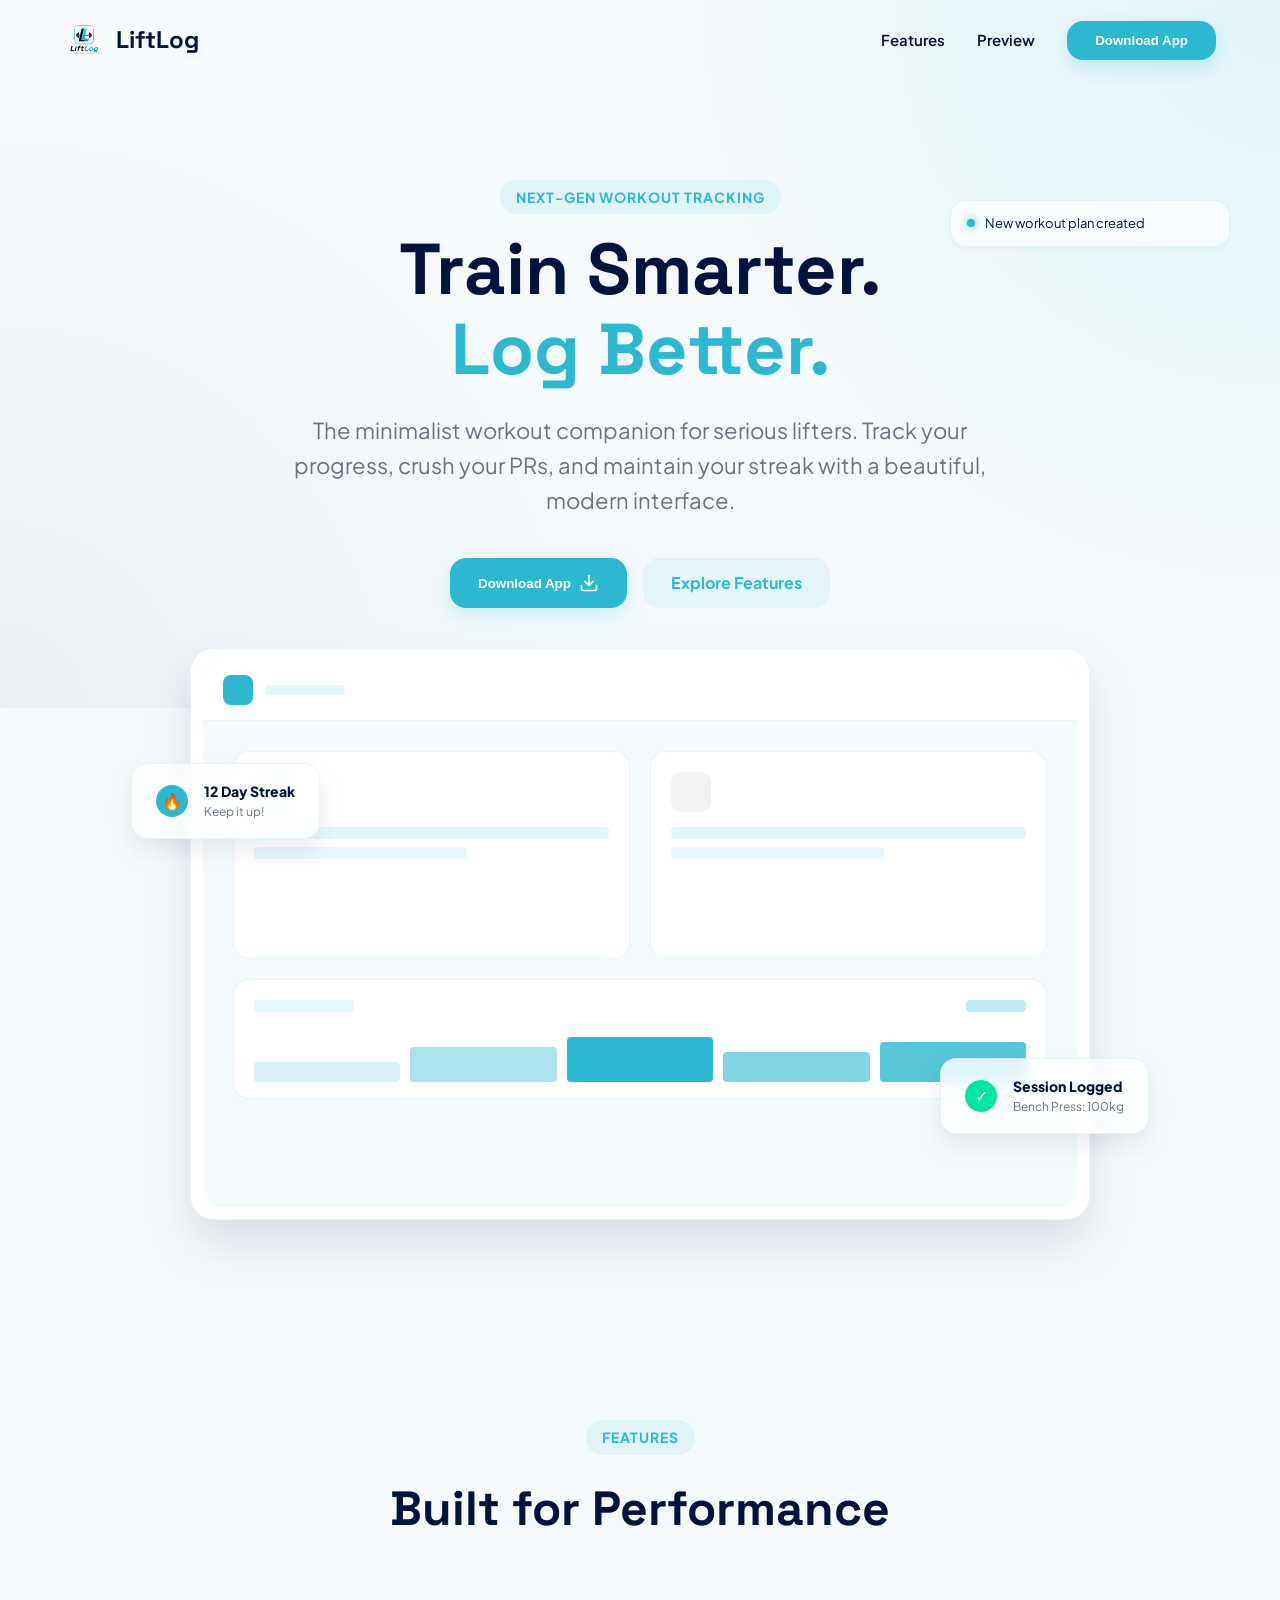
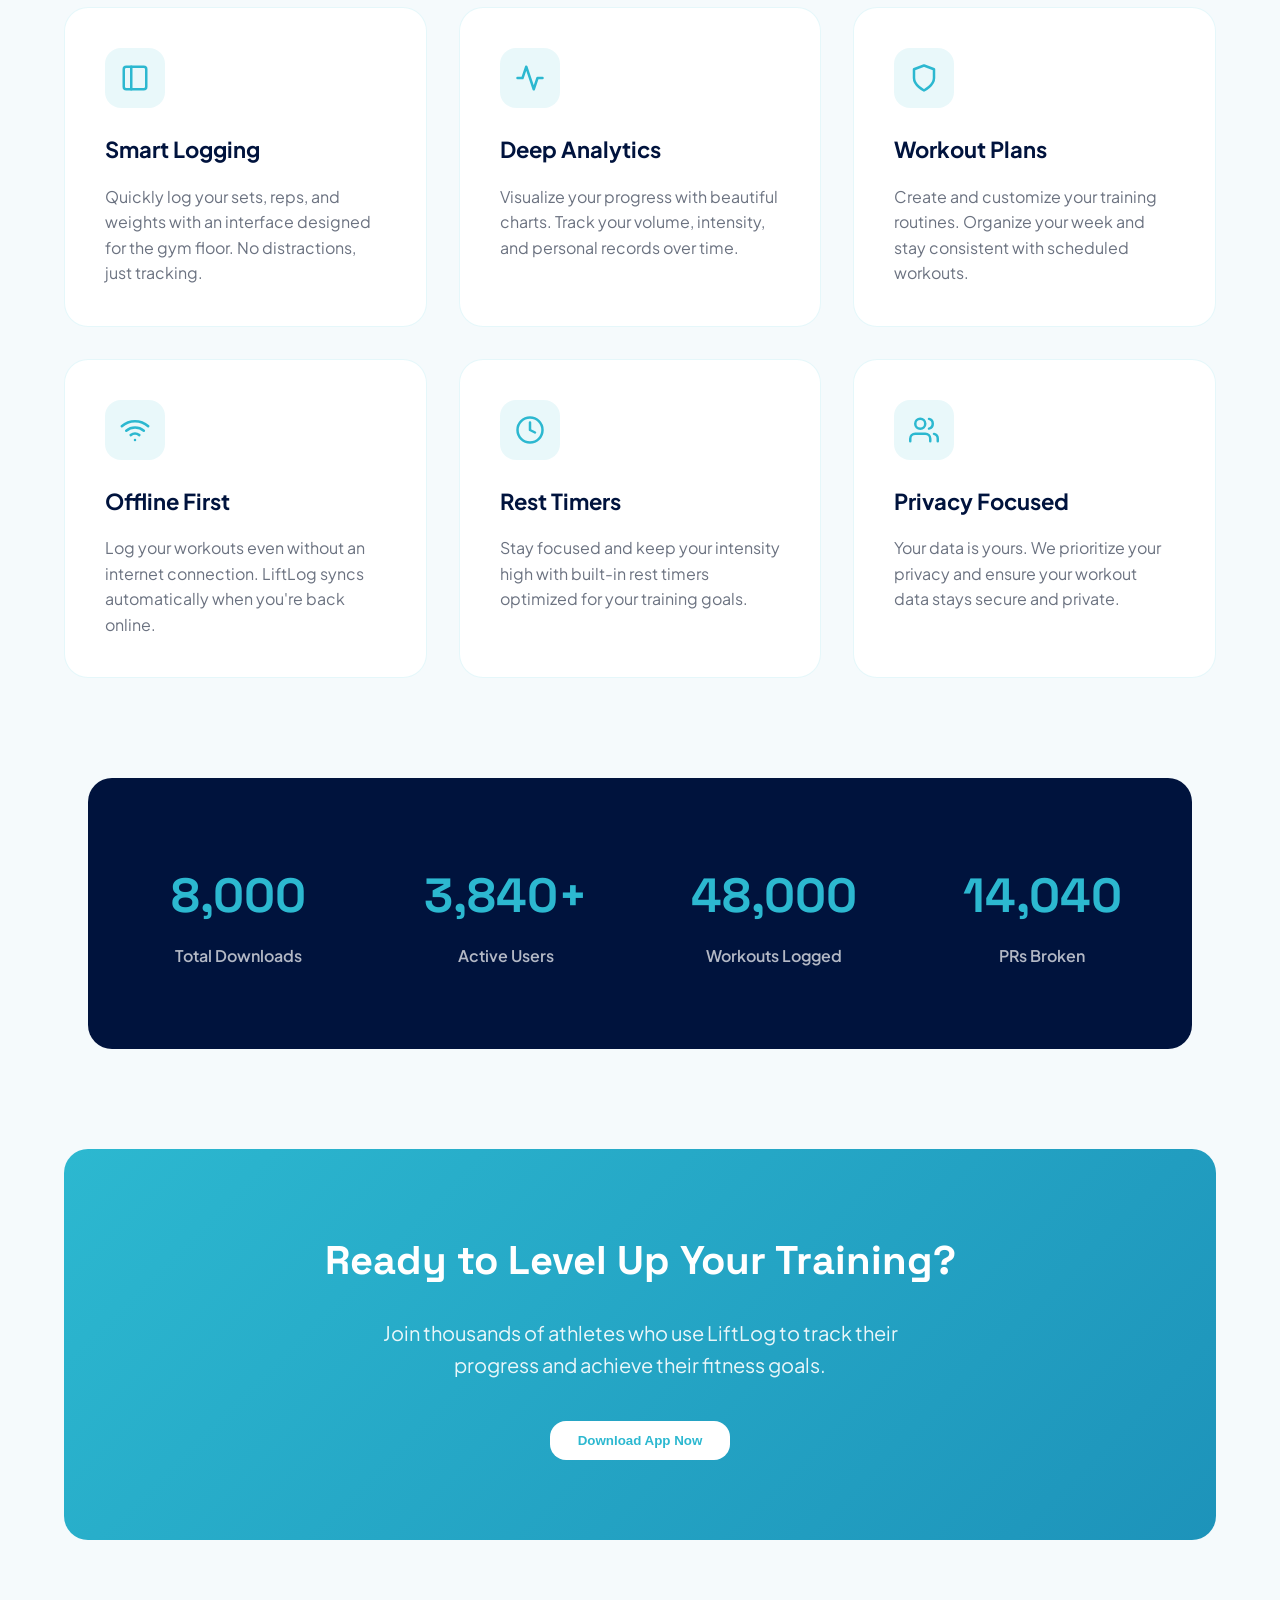
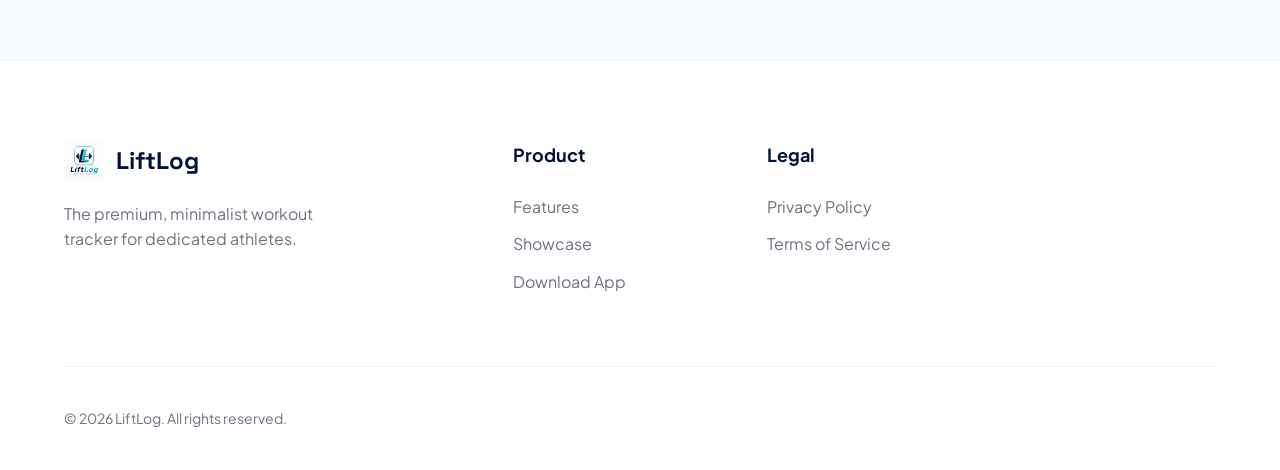
<file: index.html>
<!DOCTYPE html>
<html lang="en">
<head>
    <meta charset="UTF-8">
    <meta name="viewport" content="width=device-width, initial-scale=1.0">
    <title>LiftLog — Premium Gym Workout Tracker</title>
    <meta name="description" content="Elevate your fitness journey with LiftLog. A professional, minimalist workout tracker designed for serious athletes.">
    
    <!-- PWA Meta -->
    <meta name="theme-color" content="#F5FAFC">
    <link rel="manifest" href="manifest.json">

    <!-- Favicons -->
    <link rel="icon" type="image/png" href="static/images/favicon.png?v=2">
    <link rel="apple-touch-icon" href="static/images/apple-touch-icon.png?v=2">

    <!-- Fonts -->
    <link rel="preconnect" href="https://fonts.googleapis.com">
    <link rel="preconnect" href="https://fonts.gstatic.com" crossorigin>
    <link href="https://fonts.googleapis.com/css2?family=Plus+Jakarta+Sans:wght@400;500;600;700;800&family=Space+Grotesk:wght@500;700&display=swap" rel="stylesheet">

    <!-- Styles -->
    <style>
        :root {
            --primary: #2CB8D0;
            --secondary: #00133D;
            --background: #F5FAFC;
            --card: #FFFFFF;
            --text: #00133D;
            --accent: #1D93BA;
            --muted: #6B7280;
            --border: rgba(44, 184, 208, 0.12);
            --shadow-sm: 0 2px 4px rgba(0, 19, 61, 0.04);
            --shadow-md: 0 12px 24px rgba(0, 19, 61, 0.08);
            --shadow-lg: 0 24px 48px rgba(0, 19, 61, 0.12);
            --radius-sm: 8px;
            --radius-md: 16px;
            --radius-lg: 24px;
            --font-main: 'Plus Jakarta Sans', sans-serif;
            --font-display: 'Space Grotesk', sans-serif;
            --transition: all 0.3s cubic-bezier(0.4, 0, 0.2, 1);
        }

        * {
            margin: 0;
            padding: 0;
            box-sizing: border-box;
            -webkit-font-smoothing: antialiased;
        }

        html {
            scroll-behavior: smooth;
        }

        body {
            font-family: var(--font-main);
            background-color: var(--background);
            color: var(--text);
            line-height: 1.6;
            overflow-x: hidden;
        }

        /* --- Animations --- */
        @keyframes fadeInUp {
            from { opacity: 0; transform: translateY(30px); }
            to { opacity: 1; transform: translateY(0); }
        }

        @keyframes float {
            0% { transform: translateY(0px); }
            50% { transform: translateY(-10px); }
            100% { transform: translateY(0px); }
        }

        @keyframes slideIn {
            from { opacity: 0; transform: translateX(20px); }
            to { opacity: 1; transform: translateX(0); }
        }

        @keyframes pulse {
            0% { transform: scale(1); }
            50% { transform: scale(1.05); }
            100% { transform: scale(1); }
        }

        .reveal {
            opacity: 0;
            transform: translateY(30px);
            transition: var(--transition);
        }

        .reveal.active {
            opacity: 1;
            transform: translateY(0);
        }

        /* --- Layout --- */
        .container {
            max-width: 1200px;
            margin: 0 auto;
            padding: 0 24px;
        }

        section {
            padding: 100px 0;
        }

        /* --- Header --- */
        header {
            position: fixed;
            top: 0;
            left: 0;
            right: 0;
            z-index: 1000;
            padding: 20px 0;
            transition: var(--transition);
        }

        header.scrolled {
            background: rgba(245, 250, 252, 0.8);
            backdrop-filter: blur(12px);
            padding: 12px 0;
            border-bottom: 1px solid var(--border);
        }

        nav {
            display: flex;
            align-items: center;
            justify-content: space-between;
        }

        .logo {
            display: flex;
            align-items: center;
            gap: 12px;
            text-decoration: none;
            color: var(--secondary);
            font-family: var(--font-display);
            font-weight: 700;
            font-size: 24px;
        }

        .logo img {
            height: 40px;
            width: auto;
        }

        .nav-links {
            display: flex;
            gap: 32px;
            align-items: center;
        }

        .nav-links a {
            text-decoration: none;
            color: var(--secondary);
            font-weight: 600;
            font-size: 15px;
            transition: var(--transition);
        }

        .nav-links a:hover {
            color: var(--primary);
        }

        .btn {
            display: inline-flex;
            align-items: center;
            justify-content: center;
            padding: 12px 28px;
            border-radius: var(--radius-md);
            font-weight: 700;
            text-decoration: none;
            transition: var(--transition);
            cursor: pointer;
            border: none;
            gap: 8px;
            white-space: nowrap;
        }

        .btn-primary {
            background-color: var(--primary);
            color: white;
            box-shadow: 0 8px 20px rgba(44, 184, 208, 0.2);
        }

        .btn-primary:hover {
            background-color: var(--accent);
            transform: translateY(-2px);
            box-shadow: 0 12px 24px rgba(44, 184, 208, 0.3);
        }

        .btn-secondary {
            background-color: rgba(44, 184, 208, 0.08);
            color: var(--primary);
        }

        .btn-secondary:hover {
            background-color: rgba(44, 184, 208, 0.15);
        }

        /* --- Hero --- */
        .hero {
            padding: 180px 0 100px;
            text-align: center;
            background: radial-gradient(circle at top right, rgba(44, 184, 208, 0.1), transparent 40%),
                        radial-gradient(circle at bottom left, rgba(0, 19, 61, 0.05), transparent 40%);
        }

        .hero h1 {
            font-family: var(--font-display);
            font-size: clamp(40px, 8vw, 72px);
            line-height: 1.1;
            margin-bottom: 24px;
            color: var(--secondary);
            animation: fadeInUp 0.8s ease-out;
        }

        .hero h1 span {
            color: var(--primary);
        }

        .hero p {
            font-size: clamp(18px, 2vw, 22px);
            color: var(--muted);
            max-width: 700px;
            margin: 0 auto 40px;
            animation: fadeInUp 0.8s 0.2s ease-out both;
        }

        .hero-btns {
            display: flex;
            gap: 16px;
            justify-content: center;
            animation: fadeInUp 0.8s 0.4s ease-out both;
        }

        /* --- App Showcase --- */
        .showcase {
            padding-top: 0;
            position: relative;
        }

        .app-mockup {
            max-width: 900px;
            margin: -60px auto 0;
            background: var(--card);
            border-radius: var(--radius-lg);
            padding: 12px;
            box-shadow: var(--shadow-lg);
            border: 1px solid var(--border);
            position: relative;
            z-index: 10;
            animation: fadeInUp 1s 0.6s ease-out both;
        }

        .mockup-inner {
            border-radius: var(--radius-md);
            overflow: hidden;
            background: #fff;
            aspect-ratio: 16/10;
            display: flex;
            align-items: center;
            justify-content: center;
            position: relative;
        }

        .mockup-inner img {
            width: 100%;
            height: 100%;
            object-fit: cover;
        }

        .floating-ui {
            position: absolute;
            background: rgba(255, 255, 255, 0.8);
            backdrop-filter: blur(8px);
            padding: 16px 24px;
            border-radius: var(--radius-md);
            box-shadow: var(--shadow-md);
            border: 1px solid var(--border);
            display: flex;
            align-items: center;
            gap: 16px;
            animation: float 4s ease-in-out infinite;
        }

        .ui-1 { top: 20%; left: -60px; animation-delay: 0s; }
        .ui-2 { bottom: 15%; right: -60px; animation-delay: 1s; }

        /* --- Live Activity --- */
        .activity-feed {
            position: absolute;
            right: 50px;
            top: 200px;
            width: 280px;
            z-index: 5;
            display: flex;
            flex-direction: column;
            gap: 12px;
        }

        .activity-item {
            background: rgba(255, 255, 255, 0.7);
            backdrop-filter: blur(10px);
            padding: 12px 16px;
            border-radius: var(--radius-md);
            border: 1px solid var(--border);
            box-shadow: var(--shadow-sm);
            font-size: 13px;
            color: var(--secondary);
            animation: slideIn 0.5s ease-out forwards;
            display: flex;
            align-items: center;
            gap: 10px;
        }

        .activity-item .dot {
            width: 8px;
            height: 8px;
            background: var(--primary);
            border-radius: 50%;
            box-shadow: 0 0 8px var(--primary);
        }

        @media (max-width: 1200px) {
            .activity-feed { display: none; }
        }

        /* --- Features --- */
        .section-tag {
            display: inline-block;
            padding: 6px 16px;
            background: rgba(44, 184, 208, 0.1);
            color: var(--primary);
            border-radius: 100px;
            font-weight: 700;
            font-size: 14px;
            margin-bottom: 16px;
            text-transform: uppercase;
            letter-spacing: 1px;
        }

        .section-title {
            font-family: var(--font-display);
            font-size: clamp(32px, 4vw, 48px);
            color: var(--secondary);
            margin-bottom: 60px;
        }

        .features-grid {
            display: grid;
            grid-template-columns: repeat(auto-fit, minmax(300px, 1fr));
            gap: 32px;
        }

        .feature-card {
            background: var(--card);
            padding: 40px;
            border-radius: var(--radius-lg);
            border: 1px solid var(--border);
            transition: var(--transition);
        }

        .feature-card:hover {
            transform: translateY(-8px);
            box-shadow: var(--shadow-md);
            border-color: var(--primary);
        }

        .feature-icon {
            width: 60px;
            height: 60px;
            background: rgba(44, 184, 208, 0.1);
            border-radius: var(--radius-md);
            display: flex;
            align-items: center;
            justify-content: center;
            margin-bottom: 24px;
            color: var(--primary);
        }

        .feature-icon svg {
            width: 30px;
            height: 30px;
        }

        .feature-card h3 {
            font-size: 22px;
            margin-bottom: 16px;
            color: var(--secondary);
        }

        .feature-card p {
            color: var(--muted);
        }

        /* --- Live Stats --- */
        .stats {
            background: var(--secondary);
            color: white;
            border-radius: var(--radius-lg);
            margin: 0 24px;
        }

        .stats-grid {
            display: grid;
            grid-template-columns: repeat(auto-fit, minmax(200px, 1fr));
            gap: 48px;
            text-align: center;
        }

        .stat-item h2 {
            font-family: var(--font-display);
            font-size: 48px;
            color: var(--primary);
            margin-bottom: 8px;
        }

        .stat-item p {
            color: rgba(255, 255, 255, 0.7);
            font-weight: 600;
        }

        /* --- Footer --- */
        footer {
            background: #fff;
            padding: 80px 0 40px;
            border-top: 1px solid var(--border);
        }

        .footer-grid {
            display: grid;
            grid-template-columns: 2fr 1fr 1fr 1fr;
            gap: 60px;
            margin-bottom: 60px;
        }

        .footer-brand p {
            margin-top: 20px;
            color: var(--muted);
            max-width: 300px;
        }

        .footer-col h4 {
            margin-bottom: 24px;
            color: var(--secondary);
            font-size: 18px;
        }

        .footer-col ul {
            list-style: none;
        }

        .footer-col ul li {
            margin-bottom: 12px;
        }

        .footer-col ul li a {
            text-decoration: none;
            color: var(--muted);
            transition: var(--transition);
        }

        .footer-col ul li a:hover {
            color: var(--primary);
        }

        .footer-bottom {
            padding-top: 40px;
            border-top: 1px solid var(--border);
            display: flex;
            justify-content: space-between;
            align-items: center;
            color: var(--muted);
            font-size: 14px;
        }

        /* --- Mobile Responsive --- */
        @media (max-width: 992px) {
            .footer-grid {
                grid-template-columns: 1fr 1fr;
            }
            .ui-1, .ui-2 { display: none; }
        }

        @media (max-width: 768px) {
            .nav-links { display: none; }
            section { padding: 60px 0; }
            .hero { padding: 140px 0 60px; }
            .footer-grid { grid-template-columns: 1fr; gap: 40px; }
            .hero-btns { flex-direction: column; }
            .hero-btns .btn { width: 100%; }
        }
    </style>
</head>
<body>

    <!-- Header -->
    <header id="header">
        <div class="container">
            <nav>
                <a href="#" class="logo">
                    <img src="static/images/logo.png?v=2" alt="LiftLog Logo">
                    <span>LiftLog</span>
                </a>
                <div class="nav-links">
                    <a href="#features">Features</a>
                    <a href="#showcase">Preview</a>
                    <button class="btn btn-primary btn-install">Download App</button>
                </div>
                <button class="btn btn-primary btn-install" style="display: none;" id="mobile-cta">Download App</button>
            </nav>
        </div>
    </header>

    <main>
        <!-- Activity Feed -->
        <div class="activity-feed" id="activity-feed"></div>

        <!-- Hero Section -->
        <section class="hero">
            <div class="container">
                <span class="section-tag">Next-Gen Workout Tracking</span>
                <h1>Train Smarter.<br><span>Log Better.</span></h1>
                <p>The minimalist workout companion for serious lifters. Track your progress, crush your PRs, and maintain your streak with a beautiful, modern interface.</p>
                <div class="hero-btns">
                    <button class="btn btn-primary btn-install">
                        Download App
                        <svg width="20" height="20" viewBox="0 0 24 24" fill="none" stroke="currentColor" stroke-width="2" stroke-linecap="round" stroke-linejoin="round"><path d="M21 15v4a2 2 0 0 1-2 2H5a2 2 0 0 1-2-2v-4"></path><polyline points="7 10 12 15 17 10"></polyline><line x1="12" y1="15" x2="12" y2="3"></line></svg>
                    </button>
                    <a href="#features" class="btn btn-secondary">Explore Features</a>
                </div>
            </div>
        </section>

        <!-- Showcase -->
        <section class="showcase" id="showcase">
            <div class="container">
                <div class="app-mockup">
                    <div class="mockup-inner">
                        <div style="background: var(--background); width: 100%; height: 100%; display: flex; flex-direction: column;">
                            <div style="height: 60px; background: #fff; border-bottom: 1px solid var(--border); display: flex; align-items: center; padding: 0 20px;">
                                <div style="width: 30px; height: 30px; background: var(--primary); border-radius: 8px;"></div>
                                <div style="margin-left: 12px; width: 80px; height: 10px; background: var(--border); border-radius: 4px;"></div>
                            </div>
                            <div style="flex: 1; padding: 30px; display: grid; grid-template-columns: 1fr 1fr; gap: 20px;">
                                <div style="background: #fff; border-radius: 16px; border: 1px solid var(--border); padding: 20px;">
                                    <div style="width: 40px; height: 40px; background: rgba(44, 184, 208, 0.1); border-radius: 10px; margin-bottom: 15px;"></div>
                                    <div style="width: 100%; height: 12px; background: var(--border); border-radius: 4px; margin-bottom: 8px;"></div>
                                    <div style="width: 60%; height: 12px; background: var(--border); border-radius: 4px;"></div>
                                </div>
                                <div style="background: #fff; border-radius: 16px; border: 1px solid var(--border); padding: 20px;">
                                    <div style="width: 40px; height: 40px; background: rgba(0, 19, 61, 0.05); border-radius: 10px; margin-bottom: 15px;"></div>
                                    <div style="width: 100%; height: 12px; background: var(--border); border-radius: 4px; margin-bottom: 8px;"></div>
                                    <div style="width: 60%; height: 12px; background: var(--border); border-radius: 4px;"></div>
                                </div>
                                <div style="grid-column: span 2; background: #fff; border-radius: 16px; border: 1px solid var(--border); padding: 20px; height: 120px;">
                                    <div style="display: flex; justify-content: space-between; margin-bottom: 20px;">
                                        <div style="width: 100px; height: 12px; background: var(--border); border-radius: 4px;"></div>
                                        <div style="width: 60px; height: 12px; background: var(--primary); border-radius: 4px; opacity: 0.3;"></div>
                                    </div>
                                    <div style="display: flex; align-items: flex-end; gap: 10px; height: 50px;">
                                        <div style="flex: 1; height: 40%; background: var(--primary); border-radius: 4px; opacity: 0.2;"></div>
                                        <div style="flex: 1; height: 70%; background: var(--primary); border-radius: 4px; opacity: 0.4;"></div>
                                        <div style="flex: 1; height: 90%; background: var(--primary); border-radius: 4px;"></div>
                                        <div style="flex: 1; height: 60%; background: var(--primary); border-radius: 4px; opacity: 0.6;"></div>
                                        <div style="flex: 1; height: 80%; background: var(--primary); border-radius: 4px; opacity: 0.8;"></div>
                                    </div>
                                </div>
                            </div>
                        </div>
                    </div>
                    <!-- Floating UI elements -->
                    <div class="floating-ui ui-1">
                        <div style="width: 32px; height: 32px; background: var(--primary); border-radius: 50%; display: flex; align-items: center; justify-content: center; color: white;">🔥</div>
                        <div>
                            <div style="font-weight: 800; font-size: 14px; color: var(--secondary);">12 Day Streak</div>
                            <div style="font-size: 12px; color: var(--muted);">Keep it up!</div>
                        </div>
                    </div>
                    <div class="floating-ui ui-2">
                        <div style="width: 32px; height: 32px; background: #00E5A0; border-radius: 50%; display: flex; align-items: center; justify-content: center; color: white;">✓</div>
                        <div>
                            <div style="font-weight: 800; font-size: 14px; color: var(--secondary);">Session Logged</div>
                            <div style="font-size: 12px; color: var(--muted);">Bench Press: 100kg</div>
                        </div>
                    </div>
                </div>
            </div>
        </section>

        <!-- Features -->
        <section id="features">
            <div class="container">
                <div style="text-align: center;">
                    <span class="section-tag">Features</span>
                    <h2 class="section-title">Built for Performance</h2>
                </div>
                <div class="features-grid">
                    <div class="feature-card reveal">
                        <div class="feature-icon">
                            <svg viewBox="0 0 24 24" fill="none" stroke="currentColor" stroke-width="2" stroke-linecap="round" stroke-linejoin="round"><rect x="3" y="3" width="18" height="18" rx="2" ry="2"></rect><line x1="9" y1="3" x2="9" y2="21"></line></svg>
                        </div>
                        <h3>Smart Logging</h3>
                        <p>Quickly log your sets, reps, and weights with an interface designed for the gym floor. No distractions, just tracking.</p>
                    </div>
                    <div class="feature-card reveal">
                        <div class="feature-icon">
                            <svg viewBox="0 0 24 24" fill="none" stroke="currentColor" stroke-width="2" stroke-linecap="round" stroke-linejoin="round"><polyline points="22 12 18 12 15 21 9 3 6 12 2 12"></polyline></svg>
                        </div>
                        <h3>Deep Analytics</h3>
                        <p>Visualize your progress with beautiful charts. Track your volume, intensity, and personal records over time.</p>
                    </div>
                    <div class="feature-card reveal">
                        <div class="feature-icon">
                            <svg viewBox="0 0 24 24" fill="none" stroke="currentColor" stroke-width="2" stroke-linecap="round" stroke-linejoin="round"><path d="M12 22s8-4 8-10V5l-8-3-8 3v7c0 6 8 10 8 10z"></path></svg>
                        </div>
                        <h3>Workout Plans</h3>
                        <p>Create and customize your training routines. Organize your week and stay consistent with scheduled workouts.</p>
                    </div>
                    <div class="feature-card reveal">
                        <div class="feature-icon">
                            <svg viewBox="0 0 24 24" fill="none" stroke="currentColor" stroke-width="2" stroke-linecap="round" stroke-linejoin="round"><path d="M5 12.55a11 11 0 0 1 14.08 0"></path><path d="M1.42 9a16 16 0 0 1 21.16 0"></path><path d="M8.53 16.11a6 6 0 0 1 6.95 0"></path><line x1="12" y1="20" x2="12.01" y2="20"></line></svg>
                        </div>
                        <h3>Offline First</h3>
                        <p>Log your workouts even without an internet connection. LiftLog syncs automatically when you're back online.</p>
                    </div>
                    <div class="feature-card reveal">
                        <div class="feature-icon">
                            <svg viewBox="0 0 24 24" fill="none" stroke="currentColor" stroke-width="2" stroke-linecap="round" stroke-linejoin="round"><circle cx="12" cy="12" r="10"></circle><polyline points="12 6 12 12 16 14"></polyline></svg>
                        </div>
                        <h3>Rest Timers</h3>
                        <p>Stay focused and keep your intensity high with built-in rest timers optimized for your training goals.</p>
                    </div>
                    <div class="feature-card reveal">
                        <div class="feature-icon">
                            <svg viewBox="0 0 24 24" fill="none" stroke="currentColor" stroke-width="2" stroke-linecap="round" stroke-linejoin="round"><path d="M17 21v-2a4 4 0 0 0-4-4H5a4 4 0 0 0-4 4v2"></path><circle cx="9" cy="7" r="4"></circle><path d="M23 21v-2a4 4 0 0 0-3-3.87"></path><path d="M16 3.13a4 4 0 0 1 0 7.75"></path></svg>
                        </div>
                        <h3>Privacy Focused</h3>
                        <p>Your data is yours. We prioritize your privacy and ensure your workout data stays secure and private.</p>
                    </div>
                </div>
            </div>
        </section>

        <!-- Stats Section -->
        <section class="container">
            <div class="stats">
                <div style="padding: 80px 40px;">
                    <div class="stats-grid">
                        <div class="stat-item">
                            <h2 id="count1">0</h2>
                            <p>Total Downloads</p>
                        </div>
                        <div class="stat-item">
                            <h2 id="count2">0</h2>
                            <p>Active Users</p>
                        </div>
                        <div class="stat-item">
                            <h2 id="count3">0</h2>
                            <p>Workouts Logged</p>
                        </div>
                        <div class="stat-item">
                            <h2 id="count4">0</h2>
                            <p>PRs Broken</p>
                        </div>
                    </div>
                </div>
            </div>
        </section>

        <!-- CTA Section -->
        <section style="padding-bottom: 120px;">
            <div class="container">
                <div style="background: linear-gradient(135deg, var(--primary), var(--accent)); padding: 80px 40px; border-radius: var(--radius-lg); text-align: center; color: white;">
                    <h2 style="font-family: var(--font-display); font-size: 40px; margin-bottom: 24px;">Ready to Level Up Your Training?</h2>
                    <p style="font-size: 20px; opacity: 0.9; margin-bottom: 40px; max-width: 600px; margin-left: auto; margin-right: auto;">Join thousands of athletes who use LiftLog to track their progress and achieve their fitness goals.</p>
                    <button class="btn btn-install" style="background: white; color: var(--primary);">Download App Now</button>
                </div>
            </div>
        </section>
    </main>

    <!-- Footer -->
    <footer>
        <div class="container">
            <div class="footer-grid">
                <div class="footer-brand">
                    <a href="#" class="logo">
                        <img src="static/images/logo.png?v=2" alt="LiftLog Logo">
                        <span>LiftLog</span>
                    </a>
                    <p>The premium, minimalist workout tracker for dedicated athletes.</p>
                </div>
                <div class="footer-col">
                    <h4>Product</h4>
                    <ul>
                        <li><a href="#features">Features</a></li>
                        <li><a href="#showcase">Showcase</a></li>
                        <li><button class="btn-install" style="background:none; border:none; color:var(--muted); font-size:inherit; font-family:inherit; cursor:pointer;">Download App</button></li>
                    </ul>
                </div>
                <div class="footer-col">
                    <h4>Legal</h4>
                    <ul>
                        <li><a href="#">Privacy Policy</a></li>
                        <li><a href="#">Terms of Service</a></li>
                    </ul>
                </div>
            </div>
            <div class="footer-bottom">
                <p>&copy; 2026 LiftLog. All rights reserved.</p>
            </div>
        </div>
    </footer>

    <!-- Scripts -->
    <script>
        // PWA Install Logic
        let deferredPrompt;
        const appUrl = 'https://liftlogv1.onrender.com';

        window.addEventListener('beforeinstallprompt', (e) => {
            e.preventDefault();
            deferredPrompt = e;
            console.log('beforeinstallprompt event fired');
        });

        const installButtons = document.querySelectorAll('.btn-install');
        installButtons.forEach(btn => {
            btn.addEventListener('click', async () => {
                if (deferredPrompt) {
                    deferredPrompt.prompt();
                    const { outcome } = await deferredPrompt.userChoice;
                    console.log(`User response to the install prompt: ${outcome}`);
                    deferredPrompt = null;
                } else {
                    window.open(appUrl, '_blank');
                }
            });
        });

        // Header scroll effect
        window.addEventListener('scroll', () => {
            const header = document.getElementById('header');
            if (window.scrollY > 50) {
                header.classList.add('scrolled');
            } else {
                header.classList.remove('scrolled');
            }
        });

        // Reveal on scroll
        const reveal = () => {
            const reveals = document.querySelectorAll('.reveal');
            reveals.forEach(el => {
                const windowHeight = window.innerHeight;
                const elementTop = el.getBoundingClientRect().top;
                const elementVisible = 100;
                if (elementTop < windowHeight - elementVisible) {
                    el.classList.add('active');
                }
            });
        };
        window.addEventListener('scroll', reveal);
        reveal();

        // Counter animation
        const animateCount = (id, end, duration) => {
            let start = 0;
            const range = end - start;
            const increment = end > start ? Math.ceil(range / (duration / 16)) : -1;
            const obj = document.getElementById(id);
            
            const timer = setInterval(() => {
                start += increment;
                if (start >= end) {
                    start = end;
                    clearInterval(timer);
                }
                obj.innerText = start.toLocaleString() + (id === 'count2' ? '+' : '');
            }, 16);
        };

        const observerOptions = { threshold: 0.5 };
        const observer = new IntersectionObserver((entries) => {
            entries.forEach(entry => {
                if (entry.isIntersecting) {
                    animateCount('count1', 25000, 2000);
                    animateCount('count2', 12000, 2000);
                    animateCount('count3', 150000, 2000);
                    animateCount('count4', 45000, 2000);
                    observer.unobserve(entry.target);
                }
            });
        }, observerOptions);
        observer.observe(document.querySelector('.stats'));

        // Live Activity Feed
        const activities = [
            "Alex completed Push Day",
            "12 new athletes joined",
            "Bench PR increased by 5kg",
            "Workout synced successfully",
            "LiftLog installed on mobile",
            "Sarah smashed Leg Day",
            "30-day streak achieved by Mike",
            "New workout plan created",
            "Global PR average increased",
            "App performance optimized"
        ];

        const feed = document.getElementById('activity-feed');
        function addActivity() {
            const text = activities[Math.floor(Math.random() * activities.length)];
            const item = document.createElement('div');
            item.className = 'activity-item';
            item.innerHTML = `<div class="dot"></div><span>${text}</span>`;
            
            if (feed.children.length > 4) {
                feed.removeChild(feed.lastChild);
            }
            feed.insertBefore(item, feed.firstChild);

            setTimeout(() => {
                item.style.opacity = '0';
                item.style.transform = 'translateX(20px)';
                item.style.transition = 'all 0.5s ease';
                setTimeout(() => item.remove(), 500);
            }, 4000);
        }

        setInterval(addActivity, 3000);
        addActivity();
    </script>
</body>
</html>
</file>
